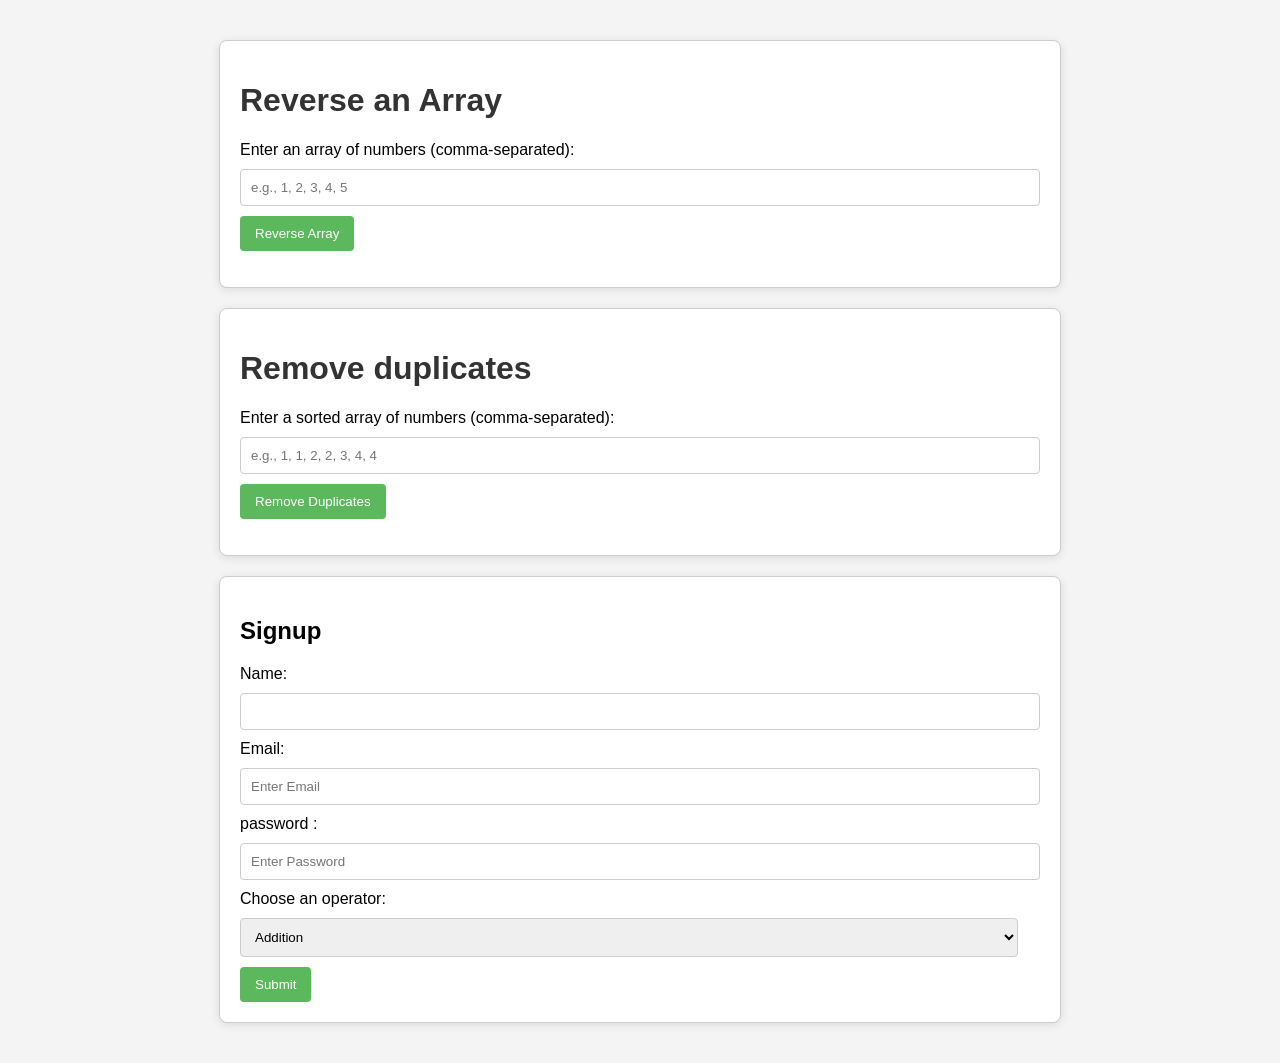
<file: set2.html>
<!DOCTYPE html>
<html lang="en">
<head>
    <meta charset="UTF-8">
    <meta name="viewport" content="width=device-width, initial-scale=1.0">
    <title>Reverse an Array</title>
    <link rel="stylesheet" href="set2.css">
</head>
<body>
    <div class="container">
        <h1>Reverse an Array</h1>
        <label for="arrayInput">Enter an array of numbers (comma-separated):</label>
        <input type="text" id="arrayInput" placeholder="e.g., 1, 2, 3, 4, 5">
        <button onclick="reverseArray()">Reverse Array</button>

        <p id="output"></p>
    </div>

    
    <!--remove dulicates-->
    <div class="container">
        <h1>Remove duplicates</h1>
        <label for="arrayInput2">Enter a sorted array of numbers (comma-separated):</label>
        <input type="text" id="arrayInput2" placeholder="e.g., 1, 1, 2, 2, 3, 4, 4">
        <button onclick="removeDuplicatesFromArray()">Remove Duplicates</button>
        <p id="output2"></p>
    </div>

    <!--sign in-->
    <div class="container" id="signupContainer">
        <h2>Signup</h2>
        <label for="username">Name:</label>
        <input type="text" id="name" placeho`lder="Name">
        <br>
        <label for="username">Email:</label>
        <input type="text" id="username" placeholder="Enter Email">
        <br>
        <label for="password">password :</label>
        <input type="text" id="password" placeholder="Enter Password">        
        <br>
        <label for="operator">Choose an operator:</label>
        <select id="operator">
            <option value="add">Addition</option>
            <option value="sub">Subtraction</option>
            <option value="mul">Multiplication</option>
        </select>

        <button onclick="signup()">Submit</button>
    </div>

    <div class="container" id="calcContainer" style="display: none;">
        <h2>Calculator</h2>
        <label for="num1">Input 1:</label>
        <input type="number" id="num1">

        <label for="num2">Input 2:</label>
        <input type="number" id="num2">

        <button onclick="calculate()">Calculate</button>
        <p id="result"></p>
    </div>

   


   

    <script src="set2.js"></script>
</body>
</html>
</file>
<file: set2.css>
body {
    font-family: Arial, sans-serif;
    background-color: #f4f4f4;
    margin: 0;
    padding: 20px;
}
h1 {
    color: #333;
}
.container {
    background-color: #fff;
    border: 1px solid #ccc;
    border-radius: 8px;
    padding: 20px;
    width: 80%;
    max-width: 800px;
    margin: 20px auto;
    box-shadow: 0 2px 10px rgba(0, 0, 0, 0.1);
}
input, select {
    padding: 10px;
    margin: 10px 0;
    width: calc(100% - 22px);
    border: 1px solid #ccc;
    border-radius: 4px;
}
button {
    padding: 10px 15px;
    background-color: #5cb85c;
    color: white;
    border: none;
    border-radius: 4px;
    cursor: pointer;
    transition: background-color 0.3s;
}
button:hover {
    background-color: #4cae4c;
}
p {
    font-weight: bold;
}
</file>
